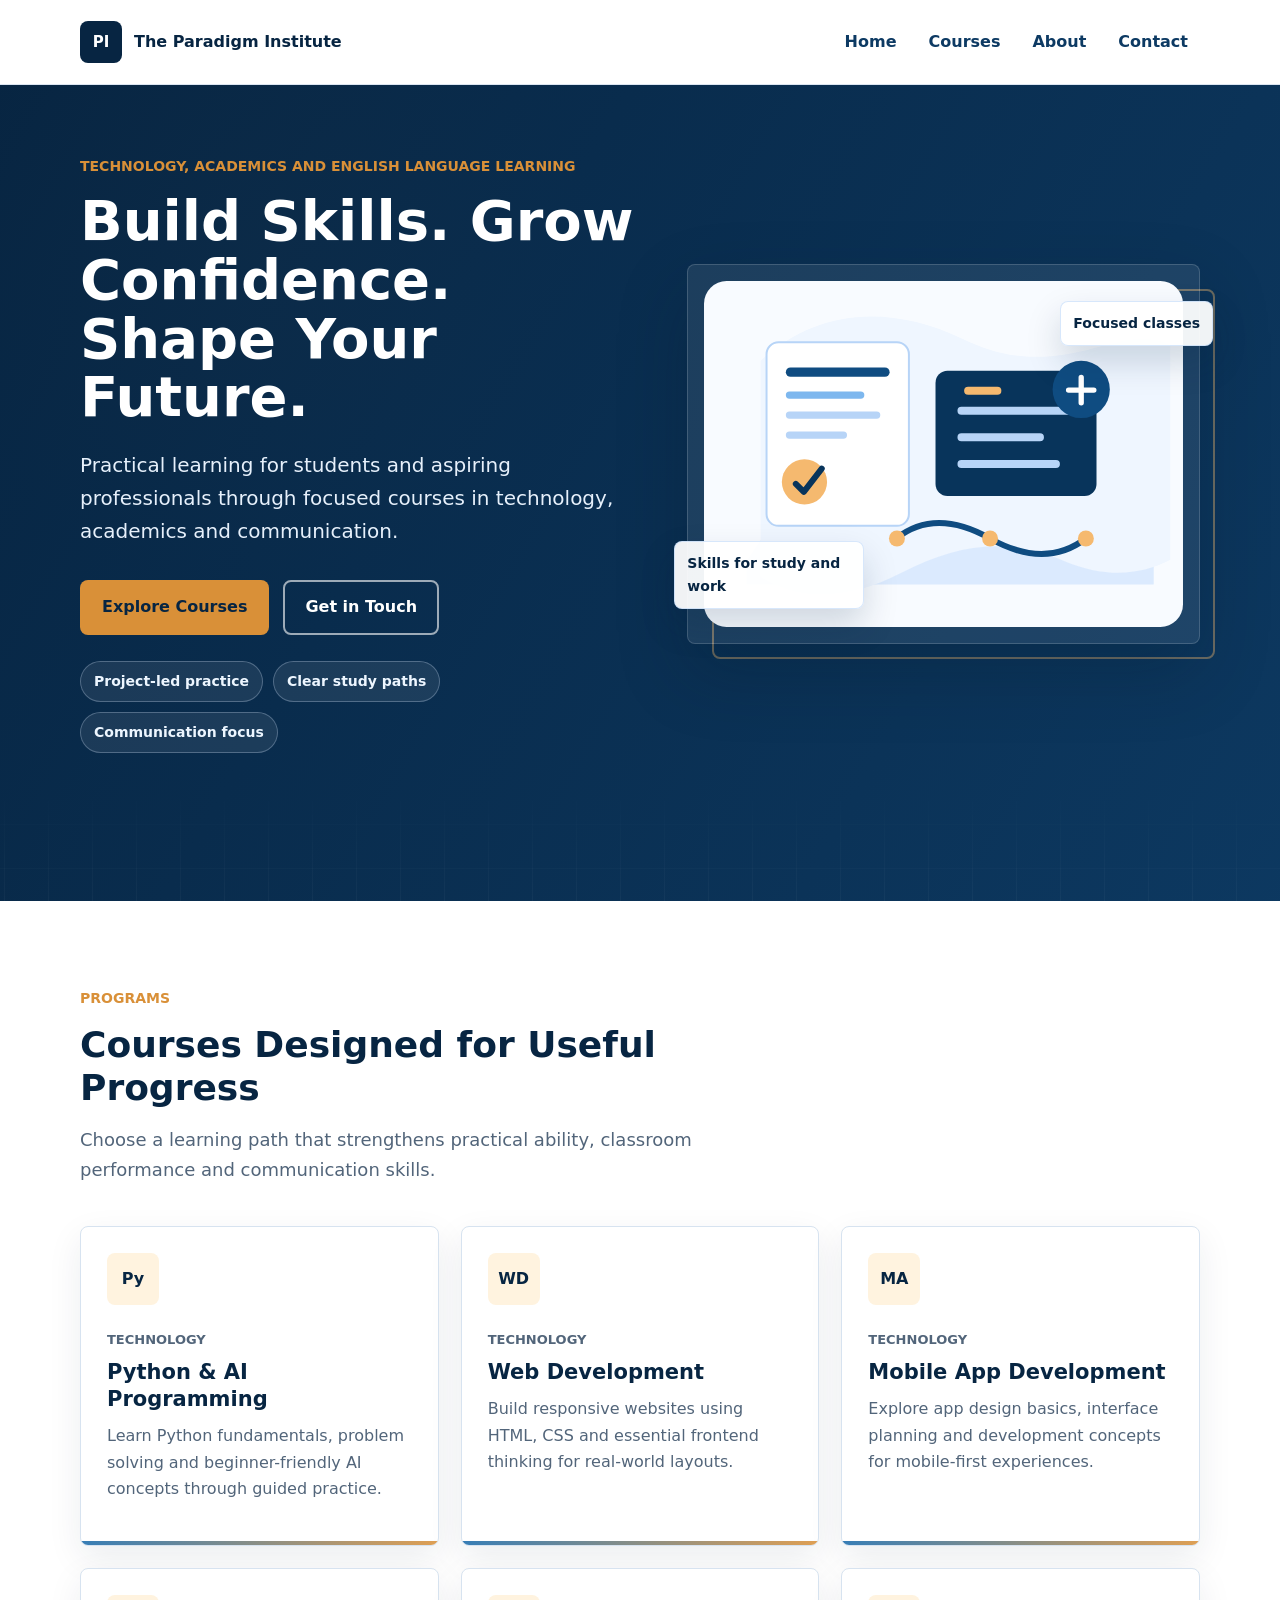
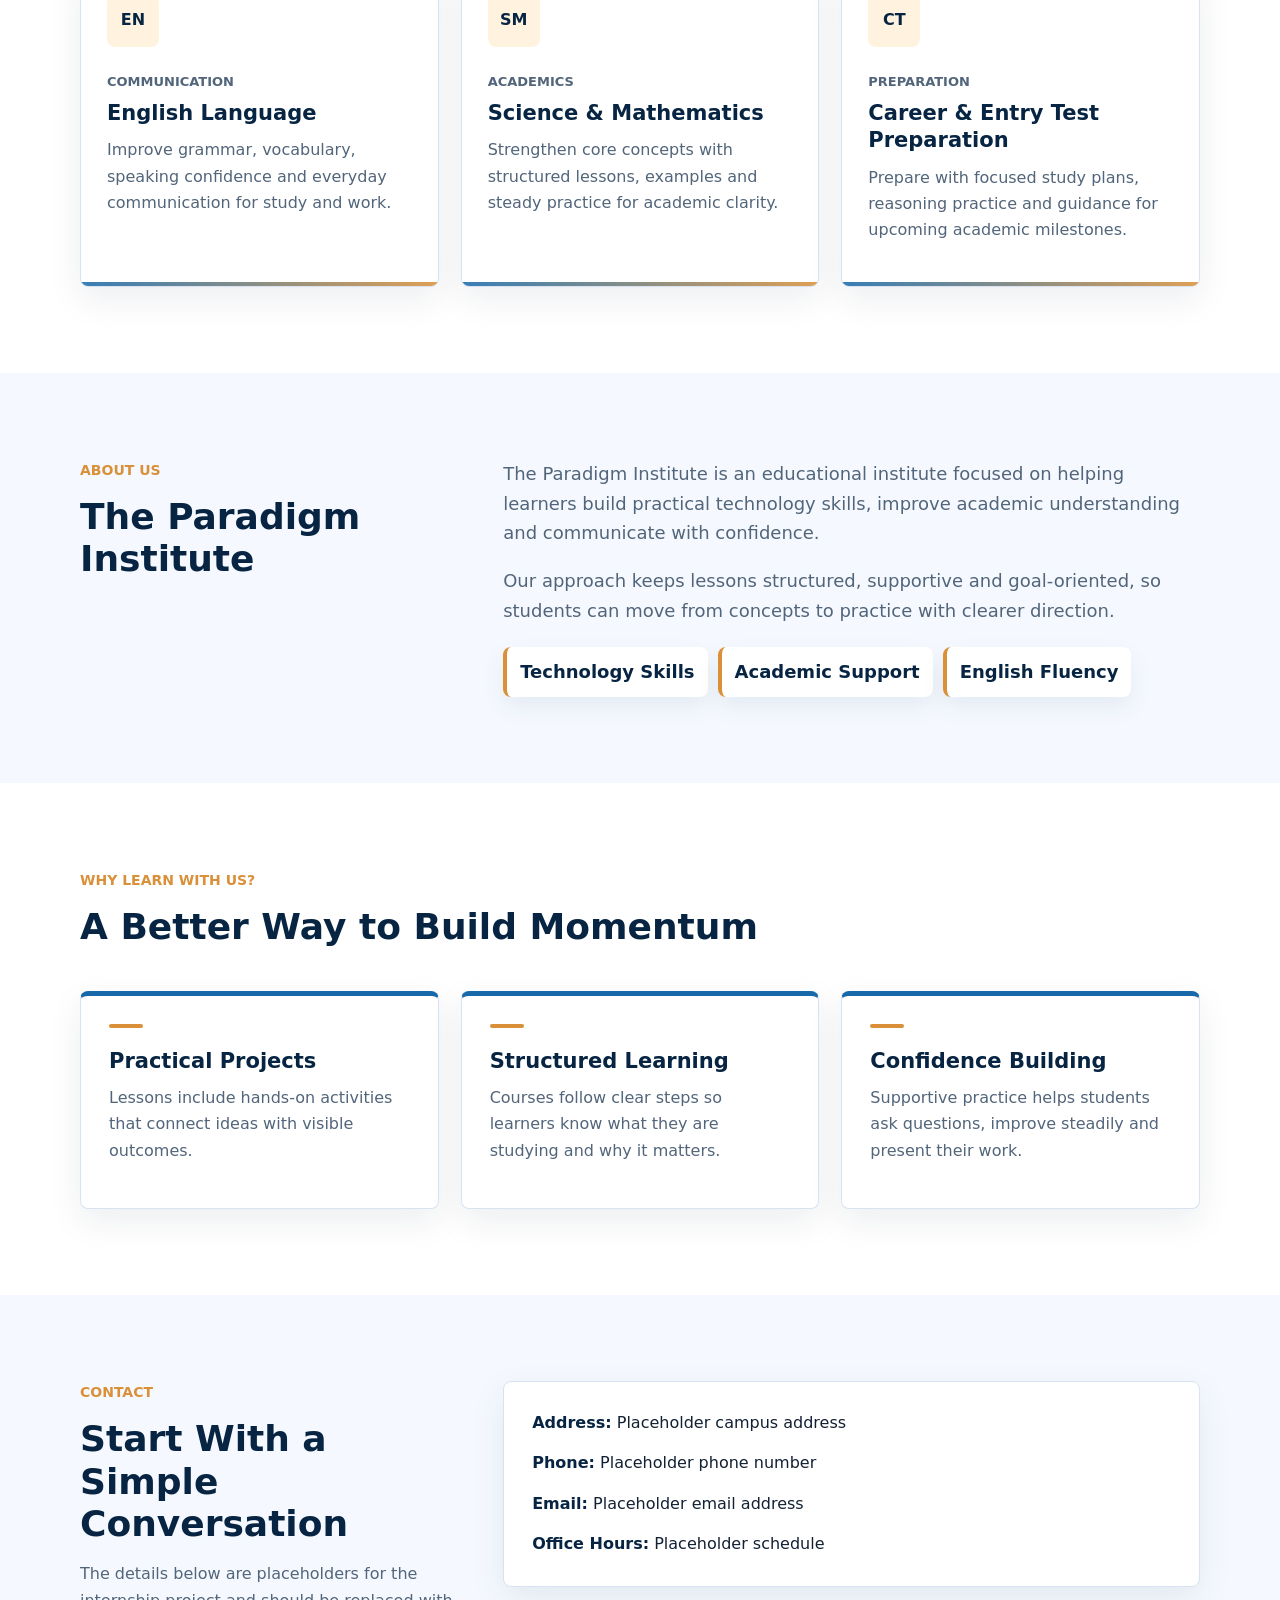
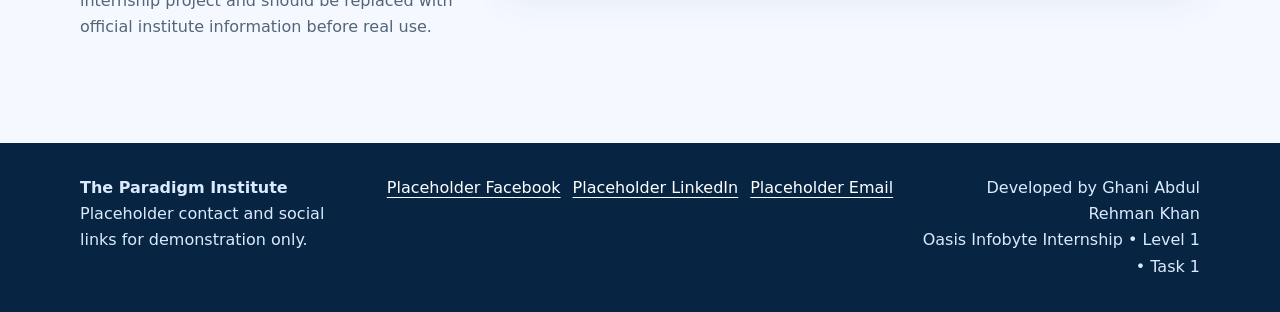
<file: WebDev-L1-LandingPage/index.html>
<!DOCTYPE html>
<html lang="en">
<head>
  <meta charset="UTF-8">
  <meta name="viewport" content="width=device-width, initial-scale=1.0">
  <title>The Paradigm Institute | Landing Page</title>
  <link rel="stylesheet" href="style.css">
</head>
<body>
  <header class="site-header">
    <nav class="nav" aria-label="Primary navigation">
      <a class="brand" href="#home" aria-label="The Paradigm Institute home">
        <span class="brand-mark" aria-hidden="true">PI</span>
        <span>The Paradigm Institute</span>
      </a>
      <ul class="nav-links">
        <li><a href="#home">Home</a></li>
        <li><a href="#courses">Courses</a></li>
        <li><a href="#about">About</a></li>
        <li><a href="#contact">Contact</a></li>
      </ul>
    </nav>
  </header>

  <main>
    <section class="hero section-band" id="home">
      <div class="container hero-grid">
        <div class="hero-copy">
          <p class="eyebrow">Technology, academics and English language learning</p>
          <h1>Build Skills. Grow Confidence. Shape Your Future.</h1>
          <p class="hero-text">Practical learning for students and aspiring professionals through focused courses in technology, academics and communication.</p>
          <div class="hero-actions">
            <a class="button button-primary" href="#courses">Explore Courses</a>
            <a class="button button-secondary" href="#contact">Get in Touch</a>
          </div>
          <div class="hero-highlights" aria-label="Learning highlights">
            <span>Project-led practice</span>
            <span>Clear study paths</span>
            <span>Communication focus</span>
          </div>
        </div>
        <div class="hero-visual" aria-label="Decorative education illustration">
          <img src="assets/learning-pattern.svg" alt="">
          <div class="visual-note visual-note-top">Focused classes</div>
          <div class="visual-note visual-note-bottom">Skills for study and work</div>
        </div>
      </div>
    </section>

    <section class="courses section-pad" id="courses">
      <div class="container">
        <div class="section-heading">
          <p class="eyebrow">Programs</p>
          <h2>Courses Designed for Useful Progress</h2>
          <p>Choose a learning path that strengthens practical ability, classroom performance and communication skills.</p>
        </div>

        <div class="course-grid">
          <article class="course-card">
            <span class="card-icon" aria-hidden="true">Py</span>
            <p class="course-type">Technology</p>
            <h3>Python &amp; AI Programming</h3>
            <p>Learn Python fundamentals, problem solving and beginner-friendly AI concepts through guided practice.</p>
          </article>
          <article class="course-card">
            <span class="card-icon" aria-hidden="true">WD</span>
            <p class="course-type">Technology</p>
            <h3>Web Development</h3>
            <p>Build responsive websites using HTML, CSS and essential frontend thinking for real-world layouts.</p>
          </article>
          <article class="course-card">
            <span class="card-icon" aria-hidden="true">MA</span>
            <p class="course-type">Technology</p>
            <h3>Mobile App Development</h3>
            <p>Explore app design basics, interface planning and development concepts for mobile-first experiences.</p>
          </article>
          <article class="course-card">
            <span class="card-icon" aria-hidden="true">EN</span>
            <p class="course-type">Communication</p>
            <h3>English Language</h3>
            <p>Improve grammar, vocabulary, speaking confidence and everyday communication for study and work.</p>
          </article>
          <article class="course-card">
            <span class="card-icon" aria-hidden="true">SM</span>
            <p class="course-type">Academics</p>
            <h3>Science &amp; Mathematics</h3>
            <p>Strengthen core concepts with structured lessons, examples and steady practice for academic clarity.</p>
          </article>
          <article class="course-card">
            <span class="card-icon" aria-hidden="true">CT</span>
            <p class="course-type">Preparation</p>
            <h3>Career &amp; Entry Test Preparation</h3>
            <p>Prepare with focused study plans, reasoning practice and guidance for upcoming academic milestones.</p>
          </article>
        </div>
      </div>
    </section>

    <section class="about section-pad section-tint" id="about">
      <div class="container about-grid">
        <div>
          <p class="eyebrow">About Us</p>
          <h2>The Paradigm Institute</h2>
        </div>
        <div class="about-copy">
          <p>The Paradigm Institute is an educational institute focused on helping learners build practical technology skills, improve academic understanding and communicate with confidence.</p>
          <p>Our approach keeps lessons structured, supportive and goal-oriented, so students can move from concepts to practice with clearer direction.</p>
          <div class="about-points" aria-label="Institute focus areas">
            <span>Technology Skills</span>
            <span>Academic Support</span>
            <span>English Fluency</span>
          </div>
        </div>
      </div>
    </section>

    <section class="why section-pad" aria-labelledby="why-title">
      <div class="container">
        <div class="section-heading">
          <p class="eyebrow">Why Learn With Us?</p>
          <h2 id="why-title">A Better Way to Build Momentum</h2>
        </div>
        <div class="why-grid">
          <article class="why-item">
            <h3>Practical Projects</h3>
            <p>Lessons include hands-on activities that connect ideas with visible outcomes.</p>
          </article>
          <article class="why-item">
            <h3>Structured Learning</h3>
            <p>Courses follow clear steps so learners know what they are studying and why it matters.</p>
          </article>
          <article class="why-item">
            <h3>Confidence Building</h3>
            <p>Supportive practice helps students ask questions, improve steadily and present their work.</p>
          </article>
        </div>
      </div>
    </section>

    <section class="contact section-pad section-tint" id="contact">
      <div class="container contact-grid">
        <div>
          <p class="eyebrow">Contact</p>
          <h2>Start With a Simple Conversation</h2>
          <p class="contact-intro">The details below are placeholders for the internship project and should be replaced with official institute information before real use.</p>
        </div>
        <address class="contact-card" aria-label="Placeholder contact details">
          <p><strong>Address:</strong> <span>Placeholder campus address</span></p>
          <p><strong>Phone:</strong> <span>Placeholder phone number</span></p>
          <p><strong>Email:</strong> <span>Placeholder email address</span></p>
          <p><strong>Office Hours:</strong> <span>Placeholder schedule</span></p>
        </address>
      </div>
    </section>
  </main>

  <footer class="footer">
    <div class="container footer-grid">
      <div>
        <strong>The Paradigm Institute</strong>
        <p>Placeholder contact and social links for demonstration only.</p>
      </div>
      <ul class="footer-links" aria-label="Placeholder footer links">
        <li><a href="#contact">Placeholder Facebook</a></li>
        <li><a href="#contact">Placeholder LinkedIn</a></li>
        <li><a href="#contact">Placeholder Email</a></li>
      </ul>
      <div class="credits">
        <p>Developed by Ghani Abdul Rehman Khan</p>
        <p>Oasis Infobyte Internship &bull; Level 1 &bull; Task 1</p>
      </div>
    </div>
  </footer>
</body>
</html>
</file>
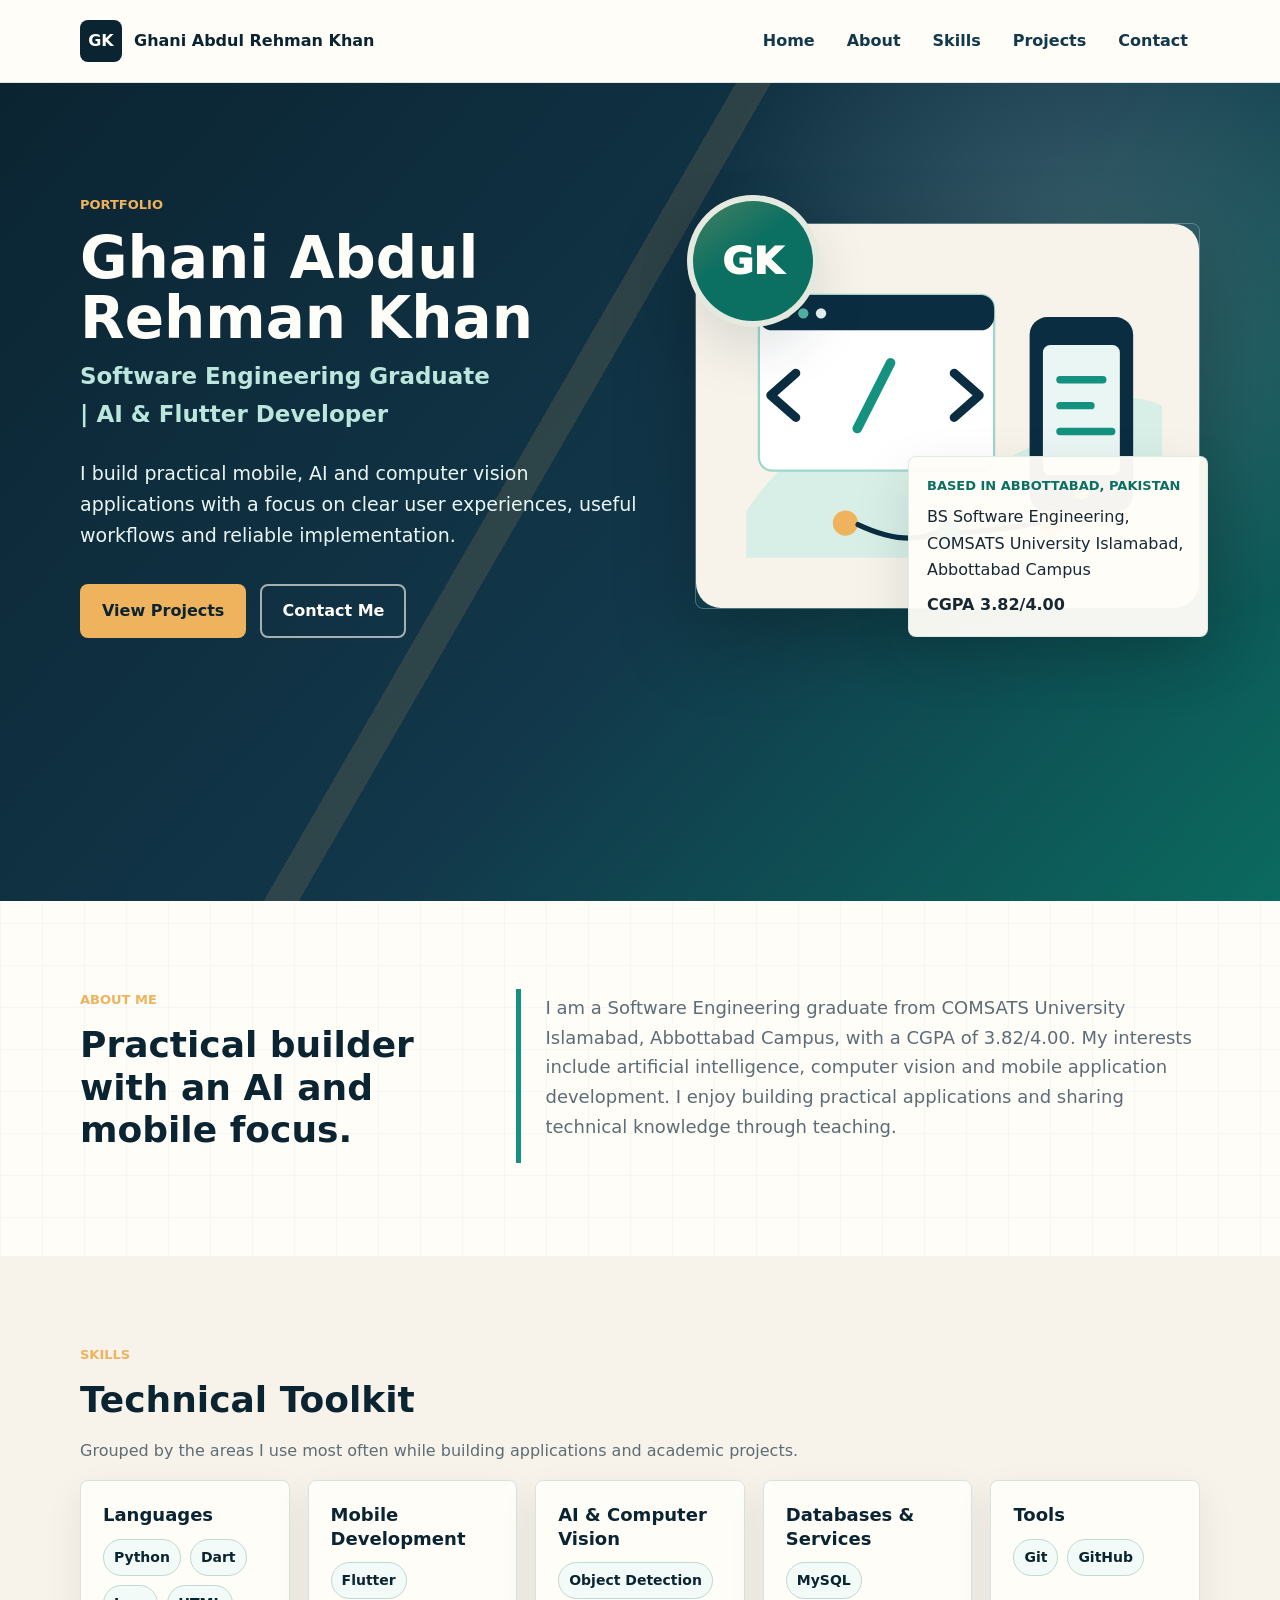
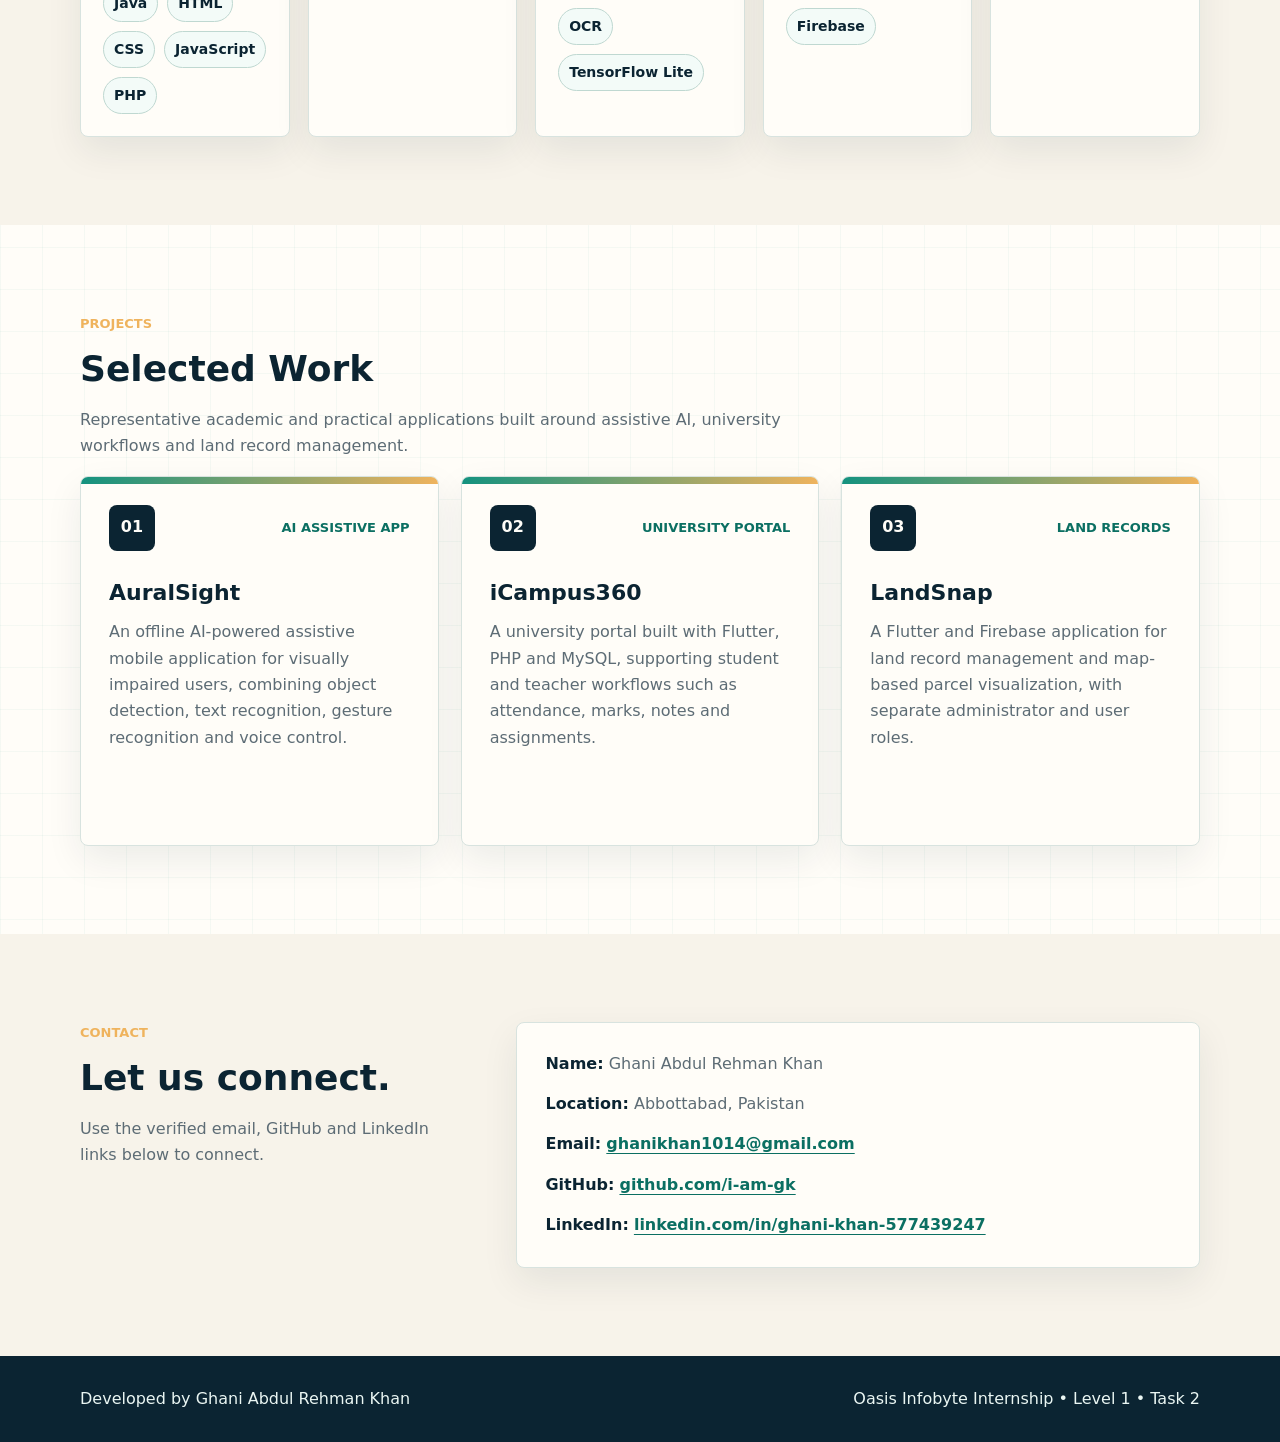
<file: WebDev-L1-PersonalPortfolio/index.html>
<!DOCTYPE html>
<html lang="en">
<head>
  <meta charset="UTF-8">
  <meta name="viewport" content="width=device-width, initial-scale=1.0">
  <title>Ghani Abdul Rehman Khan | Personal Portfolio</title>
  <link rel="stylesheet" href="style.css">
</head>
<body>
  <header class="site-header">
    <nav class="nav" aria-label="Primary navigation">
      <a class="brand" href="#home" aria-label="Ghani Abdul Rehman Khan home">
        <span class="brand-mark" aria-hidden="true">GK</span>
        <span>Ghani Abdul Rehman Khan</span>
      </a>
      <ul class="nav-links">
        <li><a href="#home">Home</a></li>
        <li><a href="#about">About</a></li>
        <li><a href="#skills">Skills</a></li>
        <li><a href="#projects">Projects</a></li>
        <li><a href="#contact">Contact</a></li>
      </ul>
    </nav>
  </header>

  <main>
    <section class="hero" id="home">
      <div class="container hero-grid">
        <div class="hero-copy">
          <p class="eyebrow">Portfolio</p>
          <h1><span>Ghani Abdul</span> <span>Rehman Khan</span></h1>
          <p class="role-title">Software Engineering Graduate <span>| AI &amp; Flutter Developer</span></p>
          <p class="hero-text">I build practical mobile, AI and computer vision applications with a focus on clear user experiences, useful workflows and reliable implementation.</p>
          <div class="hero-actions">
            <a class="button button-primary" href="#projects">View Projects</a>
            <a class="button button-secondary" href="#contact">Contact Me</a>
          </div>
        </div>

        <div class="profile-panel" aria-label="Profile summary">
          <div class="avatar" aria-label="Photo placeholder with initials GK">GK</div>
          <div class="profile-card">
            <p class="profile-label">Based in Abbottabad, Pakistan</p>
            <p>BS Software Engineering, COMSATS University Islamabad, Abbottabad Campus</p>
            <strong>CGPA 3.82/4.00</strong>
          </div>
          <img class="portfolio-art" src="assets/portfolio-mark.svg" alt="">
        </div>
      </div>
    </section>

    <section class="about section-pad" id="about">
      <div class="container split-grid">
        <div class="section-heading">
          <p class="eyebrow">About Me</p>
          <h2>Practical builder with an AI and mobile focus.</h2>
        </div>
        <div class="about-copy">
          <p>I am a Software Engineering graduate from COMSATS University Islamabad, Abbottabad Campus, with a CGPA of 3.82/4.00. My interests include artificial intelligence, computer vision and mobile application development. I enjoy building practical applications and sharing technical knowledge through teaching.</p>
        </div>
      </div>
    </section>

    <section class="skills section-pad section-muted" id="skills">
      <div class="container">
        <div class="section-heading">
          <p class="eyebrow">Skills</p>
          <h2>Technical Toolkit</h2>
          <p>Grouped by the areas I use most often while building applications and academic projects.</p>
        </div>
        <div class="skills-grid" aria-label="Skills grouped by category">
          <article class="skill-card">
            <h3>Languages</h3>
            <ul>
              <li>Python</li>
              <li>Dart</li>
              <li>Java</li>
              <li>HTML</li>
              <li>CSS</li>
              <li>JavaScript</li>
              <li>PHP</li>
            </ul>
          </article>
          <article class="skill-card">
            <h3>Mobile Development</h3>
            <ul>
              <li>Flutter</li>
            </ul>
          </article>
          <article class="skill-card">
            <h3>AI &amp; Computer Vision</h3>
            <ul>
              <li>Object Detection</li>
              <li>OCR</li>
              <li>TensorFlow Lite</li>
            </ul>
          </article>
          <article class="skill-card">
            <h3>Databases &amp; Services</h3>
            <ul>
              <li>MySQL</li>
              <li>Firebase</li>
            </ul>
          </article>
          <article class="skill-card">
            <h3>Tools</h3>
            <ul>
              <li>Git</li>
              <li>GitHub</li>
            </ul>
          </article>
        </div>
      </div>
    </section>

    <section class="projects section-pad" id="projects">
      <div class="container">
        <div class="section-heading">
          <p class="eyebrow">Projects</p>
          <h2>Selected Work</h2>
          <p>Representative academic and practical applications built around assistive AI, university workflows and land record management.</p>
        </div>
        <div class="project-grid">
          <article class="project-card">
            <div class="project-topline">
              <span class="project-code" aria-hidden="true">01</span>
              <p>AI Assistive App</p>
            </div>
            <h3>AuralSight</h3>
            <p>An offline AI-powered assistive mobile application for visually impaired users, combining object detection, text recognition, gesture recognition and voice control.</p>
          </article>
          <article class="project-card">
            <div class="project-topline">
              <span class="project-code" aria-hidden="true">02</span>
              <p>University Portal</p>
            </div>
            <h3>iCampus360</h3>
            <p>A university portal built with Flutter, PHP and MySQL, supporting student and teacher workflows such as attendance, marks, notes and assignments.</p>
          </article>
          <article class="project-card">
            <div class="project-topline">
              <span class="project-code" aria-hidden="true">03</span>
              <p>Land Records</p>
            </div>
            <h3>LandSnap</h3>
            <p>A Flutter and Firebase application for land record management and map-based parcel visualization, with separate administrator and user roles.</p>
          </article>
        </div>
      </div>
    </section>

    <section class="contact section-pad section-muted" id="contact">
      <div class="container contact-grid">
        <div class="section-heading">
          <p class="eyebrow">Contact</p>
          <h2>Let us connect.</h2>
          <p>Use the verified email, GitHub and LinkedIn links below to connect.</p>
        </div>
        <address class="contact-card" aria-label="Contact details">
          <p><strong>Name:</strong> Ghani Abdul Rehman Khan</p>
          <p><strong>Location:</strong> Abbottabad, Pakistan</p>
          <p><strong>Email:</strong> <a href="mailto:ghanikhan1014@gmail.com">ghanikhan1014@gmail.com</a></p>
          <p><strong>GitHub:</strong> <a href="https://github.com/i-am-gk" target="_blank" rel="noopener noreferrer">github.com/i-am-gk</a></p>
          <p><strong>LinkedIn:</strong> <a href="https://www.linkedin.com/in/ghani-khan-577439247" target="_blank" rel="noopener noreferrer">linkedin.com/in/ghani-khan-577439247</a></p>
        </address>
      </div>
    </section>
  </main>

  <footer class="footer">
    <div class="container footer-grid">
      <p>Developed by Ghani Abdul Rehman Khan</p>
      <p>Oasis Infobyte Internship &bull; Level 1 &bull; Task 2</p>
    </div>
  </footer>
</body>
</html>
</file>
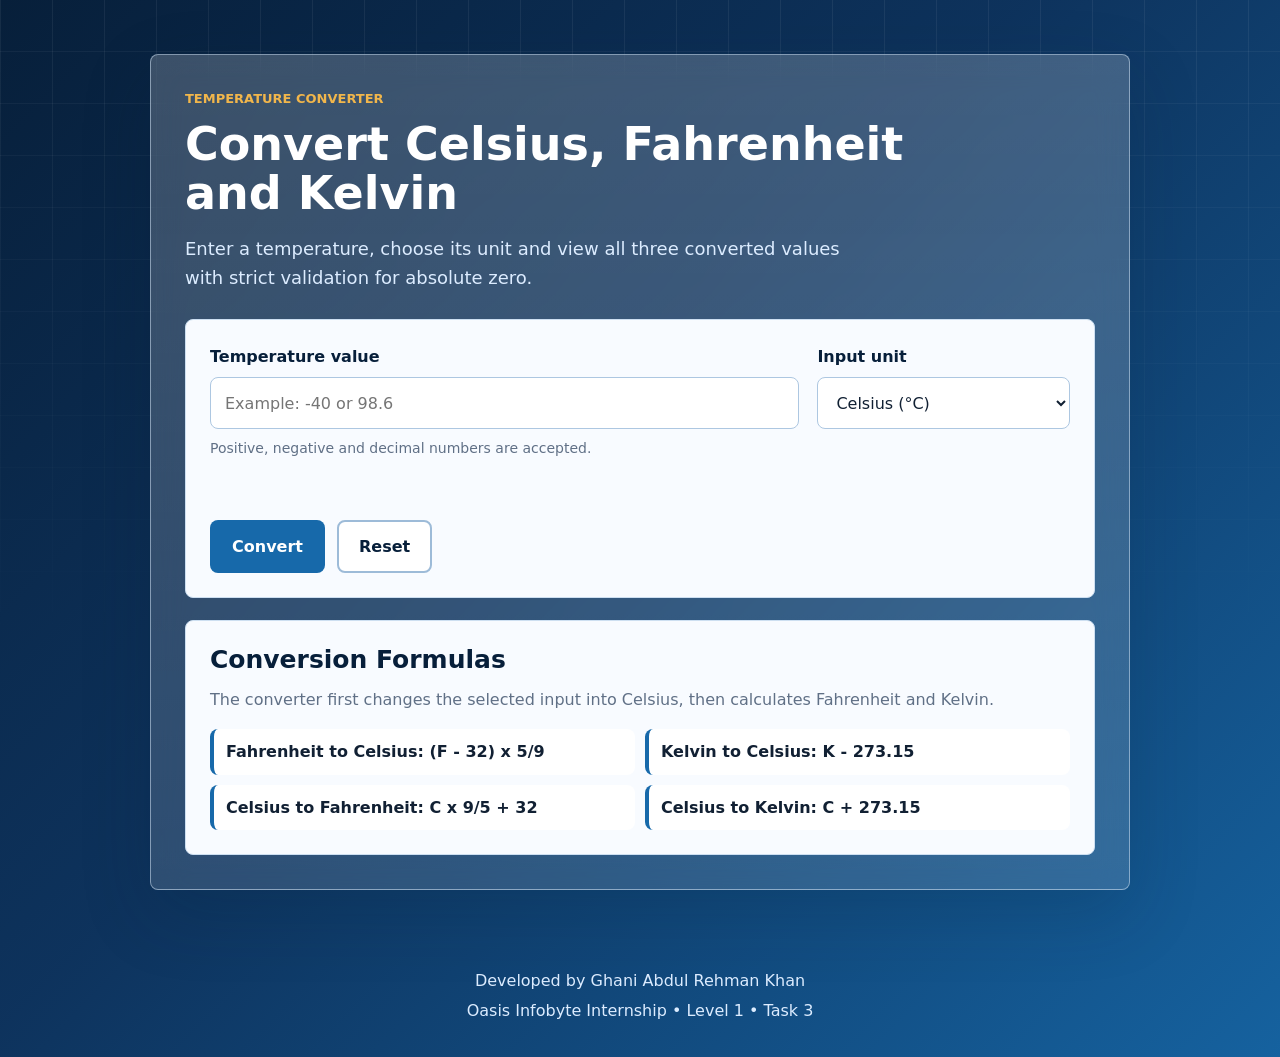
<file: WebDev-L1-TemperatureConverter/index.html>
<!DOCTYPE html>
<html lang="en">
<head>
  <meta charset="UTF-8">
  <meta name="viewport" content="width=device-width, initial-scale=1.0">
  <title>Temperature Converter | Oasis Infobyte Task 3</title>
  <link rel="stylesheet" href="style.css">
</head>
<body>
  <main class="page-shell">
    <section class="converter" aria-labelledby="page-title">
      <div class="intro">
        <p class="eyebrow">Temperature Converter</p>
        <h1 id="page-title"><span>Convert Celsius,</span> <span>Fahrenheit and Kelvin</span></h1>
        <p>Enter a temperature, choose its unit and view all three converted values with strict validation for absolute zero.</p>
      </div>

      <form class="converter-form" id="converter-form" novalidate>
        <div class="field-grid">
          <div class="field">
            <label for="temperature-input">Temperature value</label>
            <input
              id="temperature-input"
              name="temperature"
              type="text"
              inputmode="decimal"
              autocomplete="off"
              placeholder="Example: -40 or 98.6"
              aria-describedby="input-hint error-message"
            >
            <p class="hint" id="input-hint">Positive, negative and decimal numbers are accepted.</p>
          </div>

          <div class="field">
            <label for="unit-select">Input unit</label>
            <select id="unit-select" name="unit">
              <option value="celsius">Celsius (°C)</option>
              <option value="fahrenheit">Fahrenheit (°F)</option>
              <option value="kelvin">Kelvin (K)</option>
            </select>
          </div>
        </div>

        <p class="error-message" id="error-message" role="alert" aria-live="assertive"></p>

        <div class="actions">
          <button class="button button-primary" type="submit">Convert</button>
          <button class="button button-secondary" type="button" id="reset-button">Reset</button>
        </div>
      </form>

      <section class="results" id="results" aria-labelledby="results-title" aria-live="polite" hidden>
        <div class="results-heading">
          <p class="eyebrow">Results</p>
          <h2 id="results-title">Converted Temperatures</h2>
        </div>
        <div class="result-grid">
          <article class="result-card">
            <span class="result-label">Celsius</span>
            <strong id="celsius-result">--</strong>
            <span class="result-unit">°C</span>
          </article>
          <article class="result-card">
            <span class="result-label">Fahrenheit</span>
            <strong id="fahrenheit-result">--</strong>
            <span class="result-unit">°F</span>
          </article>
          <article class="result-card">
            <span class="result-label">Kelvin</span>
            <strong id="kelvin-result">--</strong>
            <span class="result-unit">K</span>
          </article>
        </div>
      </section>

      <section class="formula-panel" aria-labelledby="formula-title">
        <h2 id="formula-title">Conversion Formulas</h2>
        <p>The converter first changes the selected input into Celsius, then calculates Fahrenheit and Kelvin.</p>
        <ul>
          <li>Fahrenheit to Celsius: (F - 32) x 5/9</li>
          <li>Kelvin to Celsius: K - 273.15</li>
          <li>Celsius to Fahrenheit: C x 9/5 + 32</li>
          <li>Celsius to Kelvin: C + 273.15</li>
        </ul>
      </section>
    </section>
  </main>

  <footer class="footer">
    <p>Developed by Ghani Abdul Rehman Khan</p>
    <p>Oasis Infobyte Internship &bull; Level 1 &bull; Task 3</p>
  </footer>

  <script src="script.js"></script>
</body>
</html>
</file>
<file: WebDev-L1-LandingPage/style.css>
:root {
  --navy: #072542;
  --navy-soft: #0d3a63;
  --blue: #1769aa;
  --blue-light: #dbeafe;
  --sky: #f5f9ff;
  --white: #ffffff;
  --ink: #122033;
  --muted: #52657a;
  --line: #d7e3f0;
  --accent: #d99038;
  --accent-soft: #fff3df;
  --shadow: 0 20px 55px rgba(7, 37, 66, 0.12);
  --shadow-strong: 0 28px 70px rgba(4, 23, 42, 0.24);
  --radius: 8px;
  --header-height: 84px;
}

*,
*::before,
*::after {
  box-sizing: border-box;
}

html {
  scroll-behavior: smooth;
}

body {
  margin: 0;
  color: var(--ink);
  font-family: system-ui, -apple-system, BlinkMacSystemFont, "Segoe UI", sans-serif;
  font-size: 16px;
  line-height: 1.65;
  background: var(--white);
  overflow-x: hidden;
}

img {
  display: block;
  max-width: 100%;
}

a {
  color: inherit;
  text-decoration: none;
}

a:focus-visible,
button:focus-visible {
  outline: 3px solid var(--accent);
  outline-offset: 4px;
}

h1,
h2,
h3,
p {
  margin-top: 0;
}

h1 {
  max-width: 860px;
  margin-bottom: 22px;
  color: var(--white);
  font-size: 56px;
  line-height: 1.05;
}

h2 {
  margin-bottom: 16px;
  color: var(--navy);
  font-size: 36px;
  line-height: 1.18;
}

h3 {
  margin-bottom: 10px;
  color: var(--navy);
  font-size: 21px;
  line-height: 1.3;
}

section {
  scroll-margin-top: calc(var(--header-height) + 24px);
}

.container {
  width: min(1120px, calc(100% - 40px));
  margin-inline: auto;
}

.site-header {
  position: sticky;
  top: 0;
  z-index: 10;
  border-bottom: 1px solid rgba(215, 227, 240, 0.9);
  background: rgba(255, 255, 255, 0.96);
  backdrop-filter: blur(14px);
}

.nav {
  width: min(1120px, calc(100% - 40px));
  min-height: var(--header-height);
  margin-inline: auto;
  display: flex;
  align-items: center;
  justify-content: space-between;
  gap: 20px;
  padding-block: 14px;
}

.brand {
  display: inline-flex;
  align-items: center;
  gap: 12px;
  color: var(--navy);
  font-weight: 800;
  line-height: 1.25;
}

.brand-mark {
  display: inline-grid;
  width: 42px;
  height: 42px;
  place-items: center;
  border-radius: 8px;
  color: var(--white);
  background: var(--navy);
  font-size: 15px;
}

.nav-links {
  display: flex;
  flex-wrap: wrap;
  align-items: center;
  justify-content: flex-end;
  gap: 8px;
  margin: 0;
  padding: 0;
  list-style: none;
}

.nav-links a {
  display: inline-flex;
  min-height: 40px;
  align-items: center;
  padding: 8px 12px;
  border-radius: 8px;
  color: var(--navy-soft);
  font-weight: 700;
}

.nav-links a:hover {
  background: var(--blue-light);
  color: var(--navy);
}

.section-band {
  background:
    linear-gradient(120deg, rgba(7, 37, 66, 0.95), rgba(13, 58, 99, 0.92)),
    radial-gradient(circle at 20% 20%, rgba(217, 144, 56, 0.26), transparent 28%),
    var(--navy);
}

.section-pad {
  padding-block: 86px;
}

.section-tint {
  background: var(--sky);
}

.hero {
  min-height: calc(100vh - var(--header-height));
  padding-block: 70px;
  position: relative;
  overflow: hidden;
}

.hero::before {
  content: "";
  position: absolute;
  inset: auto -10% -160px -10%;
  height: 280px;
  background:
    linear-gradient(90deg, rgba(255, 255, 255, 0.1) 1px, transparent 1px),
    linear-gradient(0deg, rgba(255, 255, 255, 0.08) 1px, transparent 1px);
  background-size: 44px 44px;
  mask-image: linear-gradient(to top, rgba(0, 0, 0, 0.8), transparent);
}

.hero > .container {
  position: relative;
  z-index: 1;
}

.hero-grid {
  display: grid;
  grid-template-columns: minmax(0, 1.04fr) minmax(300px, 0.96fr);
  gap: 52px;
  align-items: center;
}

.eyebrow {
  margin-bottom: 14px;
  color: var(--accent);
  font-size: 14px;
  font-weight: 800;
  text-transform: uppercase;
}

.hero-text {
  max-width: 680px;
  margin-bottom: 32px;
  color: #e6f0fb;
  font-size: 20px;
}

.hero-actions {
  display: flex;
  flex-wrap: wrap;
  gap: 14px;
  margin-bottom: 26px;
}

.button {
  display: inline-flex;
  min-height: 48px;
  align-items: center;
  justify-content: center;
  border: 2px solid transparent;
  border-radius: 8px;
  padding: 12px 20px;
  font-weight: 800;
}

.button-primary {
  color: var(--navy);
  background: var(--accent);
}

.button-primary:hover {
  background: #efaa55;
}

.button-secondary {
  color: var(--white);
  border-color: rgba(255, 255, 255, 0.6);
}

.button-secondary:hover {
  background: rgba(255, 255, 255, 0.12);
}

.hero-highlights {
  display: flex;
  flex-wrap: wrap;
  gap: 10px;
  max-width: 650px;
}

.hero-highlights span {
  display: inline-flex;
  align-items: center;
  min-height: 38px;
  border: 1px solid rgba(219, 234, 254, 0.28);
  border-radius: 999px;
  padding: 8px 13px;
  color: #edf6ff;
  background: rgba(255, 255, 255, 0.08);
  font-size: 14px;
  font-weight: 700;
}

.hero-visual {
  position: relative;
  padding: 16px;
  border: 1px solid rgba(255, 255, 255, 0.16);
  border-radius: var(--radius);
  background: rgba(255, 255, 255, 0.08);
  box-shadow: var(--shadow-strong);
}

.hero-visual::before {
  content: "";
  position: absolute;
  inset: 24px -16px -16px 24px;
  z-index: -1;
  border: 2px solid rgba(245, 185, 111, 0.42);
  border-radius: var(--radius);
}

.hero-visual img {
  border-radius: var(--radius);
}

.visual-note {
  position: absolute;
  max-width: 190px;
  border: 1px solid rgba(183, 212, 247, 0.55);
  border-radius: var(--radius);
  padding: 10px 12px;
  color: var(--navy);
  background: rgba(255, 255, 255, 0.94);
  box-shadow: 0 16px 34px rgba(7, 37, 66, 0.17);
  font-size: 14px;
  font-weight: 800;
}

.visual-note-top {
  top: 36px;
  right: -14px;
}

.visual-note-bottom {
  left: -14px;
  bottom: 34px;
}

.section-heading {
  max-width: 720px;
  margin-bottom: 42px;
}

.section-heading p:last-child {
  color: var(--muted);
  font-size: 18px;
}

.course-grid {
  display: grid;
  grid-template-columns: repeat(3, minmax(0, 1fr));
  gap: 22px;
}

.course-card,
.why-item,
.contact-card {
  border: 1px solid var(--line);
  border-radius: var(--radius);
  background: var(--white);
  box-shadow: 0 12px 35px rgba(7, 37, 66, 0.08);
}

.course-card {
  display: flex;
  min-height: 245px;
  flex-direction: column;
  position: relative;
  overflow: hidden;
  padding: 26px;
  transition: transform 160ms ease, box-shadow 160ms ease, border-color 160ms ease;
}

.course-card::after {
  content: "";
  position: absolute;
  inset: auto 0 0;
  height: 4px;
  background: linear-gradient(90deg, var(--blue), var(--accent));
  opacity: 0.86;
}

.course-card:hover {
  transform: translateY(-4px);
  border-color: #a9c7e8;
  box-shadow: 0 18px 45px rgba(7, 37, 66, 0.13);
}

.course-card p,
.why-item p,
.about-copy p,
.contact-intro {
  color: var(--muted);
}

.card-icon {
  display: inline-grid;
  width: 52px;
  height: 52px;
  margin-bottom: 24px;
  place-items: center;
  border-radius: 8px;
  color: var(--navy);
  background: var(--accent-soft);
  font-weight: 900;
}

.course-type {
  margin-bottom: 8px;
  color: var(--blue);
  font-size: 13px;
  font-weight: 900;
  text-transform: uppercase;
}

.about-grid,
.contact-grid {
  display: grid;
  grid-template-columns: minmax(220px, 0.7fr) minmax(0, 1.3fr);
  gap: 48px;
  align-items: start;
}

.about-copy {
  max-width: 740px;
  font-size: 18px;
}

.about-points {
  display: flex;
  flex-wrap: wrap;
  gap: 10px;
  margin-top: 22px;
}

.about-points span {
  border-left: 4px solid var(--accent);
  border-radius: var(--radius);
  padding: 10px 13px;
  color: var(--navy);
  background: var(--white);
  box-shadow: 0 10px 24px rgba(7, 37, 66, 0.07);
  font-weight: 800;
}

.why-grid {
  display: grid;
  grid-template-columns: repeat(3, minmax(0, 1fr));
  gap: 22px;
}

.why-item {
  padding: 28px;
  border-top: 5px solid var(--blue);
  position: relative;
}

.why-item::before {
  content: "";
  display: block;
  width: 34px;
  height: 4px;
  margin-bottom: 20px;
  border-radius: 999px;
  background: var(--accent);
}

.contact-card {
  margin: 0;
  padding: 28px;
  font-style: normal;
}

.contact-card p {
  margin-bottom: 14px;
}

.contact-card p:last-child {
  margin-bottom: 0;
}

.contact-card strong {
  color: var(--navy);
}

.footer {
  padding-block: 32px;
  color: #dbeafe;
  background: var(--navy);
}

.footer-grid {
  display: grid;
  grid-template-columns: minmax(220px, 1fr) auto minmax(240px, 1fr);
  gap: 24px;
  align-items: start;
}

.footer p {
  margin-bottom: 0;
}

.footer-links {
  display: flex;
  flex-wrap: wrap;
  gap: 12px;
  margin: 0;
  padding: 0;
  list-style: none;
}

.footer-links a {
  color: var(--white);
  text-decoration: underline;
  text-underline-offset: 4px;
}

.credits {
  text-align: right;
}

@media (max-width: 900px) {
  :root {
    --header-height: 112px;
  }

  h1 {
    font-size: 44px;
  }

  h2 {
    font-size: 31px;
  }

  .nav {
    align-items: flex-start;
    flex-direction: column;
  }

  .nav-links {
    justify-content: flex-start;
  }

  .hero {
    min-height: auto;
    padding-block: 58px;
  }

  .hero-grid,
  .about-grid,
  .contact-grid {
    grid-template-columns: 1fr;
  }

  .course-grid,
  .why-grid {
    grid-template-columns: repeat(2, minmax(0, 1fr));
  }

  .footer-grid {
    grid-template-columns: 1fr;
  }

  .credits {
    text-align: left;
  }
}

@media (max-width: 620px) {
  :root {
    --header-height: 152px;
  }

  body {
    font-size: 15px;
  }

  .container,
  .nav {
    width: min(100% - 28px, 1120px);
  }

  .nav {
    gap: 12px;
    padding-block: 12px;
  }

  .brand {
    align-items: flex-start;
    font-size: 16px;
  }

  .brand-mark {
    flex: 0 0 auto;
  }

  .nav-links {
    gap: 6px;
  }

  .nav-links a {
    min-height: 36px;
    padding: 6px 9px;
    font-size: 14px;
  }

  .section-pad {
    padding-block: 64px;
  }

  .hero {
    padding-block: 44px 52px;
  }

  .hero-grid {
    gap: 34px;
  }

  h1 {
    font-size: 36px;
  }

  h2 {
    font-size: 28px;
  }

  .hero-text,
  .section-heading p:last-child,
  .about-copy {
    font-size: 16px;
  }

  .button {
    width: 100%;
  }

  .course-grid,
  .why-grid {
    grid-template-columns: 1fr;
  }

  .course-card {
    min-height: 0;
  }

  .hero-visual {
    padding: 10px;
  }

  .hero-visual::before {
    inset: 16px -8px -8px 16px;
  }

  .visual-note {
    position: static;
    max-width: none;
    margin-top: 10px;
  }
}

@media (prefers-reduced-motion: reduce) {
  html {
    scroll-behavior: auto;
  }

  *,
  *::before,
  *::after {
    transition-duration: 0.01ms !important;
    animation-duration: 0.01ms !important;
    animation-iteration-count: 1 !important;
  }

  .course-card:hover {
    transform: none;
  }
}
</file>
<file: WebDev-L1-PersonalPortfolio/style.css>
:root {
  --navy: #0b2432;
  --navy-2: #12384b;
  --teal: #14927f;
  --teal-deep: #0b6f62;
  --mint: #d8efe7;
  --off-white: #f7f3ea;
  --paper: #fffdf8;
  --ink: #172733;
  --muted: #5d6c75;
  --line: #d8e3df;
  --warm: #efb35d;
  --shadow: 0 22px 55px rgba(11, 36, 50, 0.13);
  --radius: 8px;
  --header-height: 82px;
}

*,
*::before,
*::after {
  box-sizing: border-box;
}

html {
  scroll-behavior: smooth;
}

body {
  margin: 0;
  overflow-x: hidden;
  color: var(--ink);
  background:
    linear-gradient(90deg, rgba(20, 146, 127, 0.045) 1px, transparent 1px),
    linear-gradient(0deg, rgba(20, 146, 127, 0.045) 1px, transparent 1px),
    var(--paper);
  background-size: 42px 42px;
  font-family: system-ui, -apple-system, BlinkMacSystemFont, "Segoe UI", sans-serif;
  font-size: 16px;
  line-height: 1.65;
}

img {
  display: block;
  max-width: 100%;
}

a {
  color: inherit;
  text-decoration: none;
}

a:focus-visible {
  outline: 3px solid var(--warm);
  outline-offset: 4px;
}

h1,
h2,
h3,
p {
  margin-top: 0;
}

h1 {
  max-width: 760px;
  margin-bottom: 10px;
  color: var(--paper);
  font-size: 58px;
  line-height: 1.02;
  overflow-wrap: break-word;
}

h1 span {
  display: inline-block;
}

h2 {
  margin-bottom: 16px;
  color: var(--navy);
  font-size: 36px;
  line-height: 1.18;
}

h3 {
  margin-bottom: 12px;
  color: var(--navy);
  font-size: 22px;
  line-height: 1.3;
}

section {
  scroll-margin-top: calc(var(--header-height) + 24px);
}

.container {
  width: min(1120px, calc(100% - 40px));
  margin-inline: auto;
}

.site-header {
  position: sticky;
  top: 0;
  z-index: 20;
  border-bottom: 1px solid rgba(216, 227, 223, 0.86);
  background: rgba(255, 253, 248, 0.96);
  backdrop-filter: blur(14px);
}

.nav {
  display: flex;
  min-height: var(--header-height);
  align-items: center;
  justify-content: space-between;
  gap: 20px;
  width: min(1120px, calc(100% - 40px));
  margin-inline: auto;
  padding-block: 14px;
}

.brand {
  display: inline-flex;
  align-items: center;
  gap: 12px;
  color: var(--navy);
  font-weight: 850;
  line-height: 1.2;
}

.brand-mark {
  display: inline-grid;
  width: 42px;
  height: 42px;
  place-items: center;
  border-radius: var(--radius);
  color: var(--paper);
  background: var(--navy);
  font-weight: 900;
}

.nav-links {
  display: flex;
  flex-wrap: wrap;
  justify-content: flex-end;
  gap: 8px;
  margin: 0;
  padding: 0;
  list-style: none;
}

.nav-links a {
  display: inline-flex;
  min-height: 40px;
  align-items: center;
  border-radius: var(--radius);
  padding: 8px 12px;
  color: var(--navy-2);
  font-weight: 760;
}

.nav-links a:hover {
  color: var(--navy);
  background: var(--mint);
}

.hero {
  position: relative;
  min-height: calc(100vh - var(--header-height));
  overflow: hidden;
  padding-block: 78px;
  color: var(--paper);
  background:
    linear-gradient(132deg, rgba(11, 36, 50, 0.98), rgba(18, 56, 75, 0.96) 55%, rgba(11, 111, 98, 0.94)),
    var(--navy);
}

.hero::before {
  content: "";
  position: absolute;
  inset: 0;
  background:
    linear-gradient(120deg, transparent 0 42%, rgba(239, 179, 93, 0.13) 42% 44%, transparent 44%),
    radial-gradient(circle at 84% 24%, rgba(216, 239, 231, 0.2), transparent 30%);
}

.hero-grid {
  position: relative;
  z-index: 1;
  display: grid;
  grid-template-columns: minmax(0, 1.05fr) minmax(330px, 0.95fr);
  gap: 56px;
  align-items: center;
}

.hero-copy,
.profile-panel {
  min-width: 0;
}

.eyebrow {
  margin-bottom: 14px;
  color: var(--warm);
  font-size: 13px;
  font-weight: 900;
  text-transform: uppercase;
}

.role-title {
  margin-bottom: 24px;
  color: #bce5dc;
  font-size: 23px;
  font-weight: 750;
  overflow-wrap: break-word;
}

.role-title span {
  display: inline-block;
}

.hero-text {
  max-width: 660px;
  margin-bottom: 32px;
  color: #eaf6f3;
  font-size: 19px;
  overflow-wrap: break-word;
}

.hero-actions {
  display: flex;
  flex-wrap: wrap;
  gap: 14px;
}

.button {
  display: inline-flex;
  min-height: 50px;
  align-items: center;
  justify-content: center;
  border: 2px solid transparent;
  border-radius: var(--radius);
  padding: 12px 20px;
  font-weight: 850;
}

.button-primary {
  color: var(--navy);
  background: var(--warm);
}

.button-primary:hover {
  background: #f6c777;
}

.button-secondary {
  color: var(--paper);
  border-color: rgba(247, 243, 234, 0.65);
}

.button-secondary:hover {
  background: rgba(247, 243, 234, 0.12);
}

.profile-panel {
  position: relative;
  min-height: 510px;
  display: grid;
  align-content: center;
}

.portfolio-art {
  width: 100%;
  border: 1px solid rgba(216, 239, 231, 0.3);
  border-radius: var(--radius);
  box-shadow: 0 28px 80px rgba(0, 0, 0, 0.26);
}

.avatar {
  position: absolute;
  top: 34px;
  left: -8px;
  z-index: 2;
  display: grid;
  width: 132px;
  height: 132px;
  place-items: center;
  border: 6px solid rgba(247, 243, 234, 0.92);
  border-radius: 50%;
  color: var(--paper);
  background:
    linear-gradient(145deg, rgba(239, 179, 93, 0.26), transparent 42%),
    var(--teal-deep);
  box-shadow: var(--shadow);
  font-size: 38px;
  font-weight: 950;
}

.profile-card {
  position: absolute;
  right: -8px;
  bottom: 34px;
  z-index: 2;
  max-width: 300px;
  border: 1px solid rgba(216, 227, 223, 0.75);
  border-radius: var(--radius);
  padding: 18px;
  color: var(--ink);
  background: rgba(255, 253, 248, 0.96);
  box-shadow: var(--shadow);
}

.profile-card p {
  margin-bottom: 8px;
}

.profile-label {
  color: var(--teal-deep);
  font-size: 13px;
  font-weight: 900;
  text-transform: uppercase;
}

.section-pad {
  padding-block: 88px;
}

.section-muted {
  background: var(--off-white);
}

.split-grid,
.contact-grid {
  display: grid;
  grid-template-columns: minmax(240px, 0.72fr) minmax(0, 1.28fr);
  gap: 52px;
  align-items: start;
}

.section-heading {
  max-width: 720px;
}

.section-heading p:last-child,
.about-copy,
.project-card p,
.contact-card p {
  color: var(--muted);
}

.about-copy {
  max-width: 780px;
  border-left: 5px solid var(--teal);
  padding: 4px 0 4px 24px;
  font-size: 18px;
}

.skills-grid {
  display: grid;
  grid-template-columns: repeat(5, minmax(0, 1fr));
  gap: 18px;
}

.skill-card,
.project-card,
.contact-card {
  border: 1px solid var(--line);
  border-radius: var(--radius);
  background: var(--paper);
  box-shadow: 0 14px 36px rgba(11, 36, 50, 0.08);
}

.skill-card {
  padding: 22px;
}

.skill-card h3 {
  font-size: 18px;
}

.skill-card ul {
  display: flex;
  flex-wrap: wrap;
  gap: 9px;
  margin: 0;
  padding: 0;
  list-style: none;
}

.skill-card li {
  border: 1px solid #bfd8d1;
  border-radius: 999px;
  padding: 6px 10px;
  color: var(--navy);
  background: #f3fbf8;
  font-size: 14px;
  font-weight: 750;
}

.project-grid {
  display: grid;
  grid-template-columns: repeat(3, minmax(0, 1fr));
  gap: 22px;
}

.project-card {
  position: relative;
  display: flex;
  min-height: 370px;
  flex-direction: column;
  overflow: hidden;
  padding: 28px;
}

.project-card::before {
  content: "";
  position: absolute;
  inset: 0 0 auto;
  height: 7px;
  background: linear-gradient(90deg, var(--teal), var(--warm));
}

.project-topline {
  display: flex;
  align-items: center;
  justify-content: space-between;
  gap: 16px;
  margin-bottom: 28px;
}

.project-topline p {
  margin-bottom: 0;
  color: var(--teal-deep);
  font-size: 13px;
  font-weight: 900;
  text-transform: uppercase;
}

.project-code {
  display: inline-grid;
  width: 46px;
  height: 46px;
  place-items: center;
  border-radius: var(--radius);
  color: var(--paper);
  background: var(--navy);
  font-weight: 900;
}

.contact-card {
  margin: 0;
  padding: 28px;
  font-style: normal;
}

.contact-card a {
  color: var(--teal-deep);
  font-weight: 850;
  text-decoration: underline;
  text-underline-offset: 4px;
}

.contact-card p {
  margin-bottom: 14px;
}

.contact-card p:last-child {
  margin-bottom: 0;
}

.contact-card strong {
  color: var(--navy);
}

.footer {
  padding-block: 30px;
  color: #eaf6f3;
  background: var(--navy);
}

.footer-grid {
  display: flex;
  flex-wrap: wrap;
  justify-content: space-between;
  gap: 14px 28px;
}

.footer p {
  margin-bottom: 0;
}

@media (max-width: 980px) {
  :root {
    --header-height: 118px;
  }

  h1 {
    font-size: 46px;
  }

  h2 {
    font-size: 31px;
  }

  .nav {
    align-items: flex-start;
    flex-direction: column;
  }

  .nav-links {
    justify-content: flex-start;
  }

  .hero {
    min-height: auto;
    padding-block: 64px;
  }

  .hero-grid,
  .split-grid,
  .contact-grid {
    grid-template-columns: 1fr;
  }

  .profile-panel {
    min-height: 0;
  }

  .skills-grid {
    grid-template-columns: repeat(2, minmax(0, 1fr));
  }

  .project-grid {
    grid-template-columns: 1fr;
  }

  .project-card {
    min-height: 0;
  }
}

@media (max-width: 620px) {
  :root {
    --header-height: 160px;
  }

  body {
    font-size: 15px;
  }

  .container,
  .nav {
    width: min(1120px, calc(100% - 28px));
  }

  .brand {
    align-items: flex-start;
    font-size: 15px;
  }

  .brand-mark {
    flex: 0 0 auto;
  }

  .nav-links {
    gap: 6px;
  }

  .nav-links a {
    min-height: 36px;
    padding: 6px 9px;
    font-size: 14px;
  }

  h1 {
    font-size: 32px;
    line-height: 1.08;
  }

  h1 span,
  .role-title span {
    display: block;
  }

  h2 {
    font-size: 28px;
  }

  .role-title {
    font-size: 17px;
    line-height: 1.45;
  }

  .hero-text,
  .about-copy {
    font-size: 16px;
  }

  .hero-text {
    max-width: 30ch;
    overflow-wrap: anywhere;
  }

  .hero-actions,
  .footer-grid {
    flex-direction: column;
  }

  .hero-copy,
  .hero-actions {
    width: 100%;
    max-width: 100%;
  }

  .container.hero-grid {
    width: min(1120px, calc(100% - 28px));
  }

  .button {
    width: 100%;
    max-width: 320px;
  }

  .section-pad {
    padding-block: 64px;
  }

  .skills-grid {
    grid-template-columns: 1fr;
  }

  .avatar,
  .profile-card {
    position: static;
  }

  .profile-panel {
    gap: 14px;
    overflow: hidden;
  }

  .avatar {
    width: 112px;
    height: 112px;
    border-width: 5px;
    font-size: 32px;
  }

  .portfolio-art {
    order: -1;
    width: 100%;
    max-width: 320px;
  }

  .profile-card {
    max-width: none;
  }

  .about-copy {
    padding-left: 18px;
  }
}

@media (prefers-reduced-motion: reduce) {
  html {
    scroll-behavior: auto;
  }

  *,
  *::before,
  *::after {
    transition-duration: 0.01ms !important;
    animation-duration: 0.01ms !important;
    animation-iteration-count: 1 !important;
  }
}
</file>
<file: WebDev-L1-TemperatureConverter/style.css>
:root {
  --navy: #071f3a;
  --navy-soft: #0e345f;
  --blue: #1769aa;
  --blue-bright: #2d8ddd;
  --ice: #e9f4ff;
  --white: #ffffff;
  --paper: #f8fbff;
  --ink: #112033;
  --muted: #607086;
  --line: #cddff1;
  --danger: #b42318;
  --danger-soft: #fff1f0;
  --accent: #f1b64b;
  --shadow: 0 24px 70px rgba(7, 31, 58, 0.18);
  --radius: 8px;
}

*,
*::before,
*::after {
  box-sizing: border-box;
}

html {
  scroll-behavior: smooth;
}

body {
  min-height: 100vh;
  margin: 0;
  overflow-x: hidden;
  color: var(--ink);
  background:
    linear-gradient(135deg, rgba(7, 31, 58, 0.96), rgba(14, 52, 95, 0.94) 44%, rgba(23, 105, 170, 0.9)),
    var(--navy);
  font-family: system-ui, -apple-system, BlinkMacSystemFont, "Segoe UI", sans-serif;
  font-size: 16px;
  line-height: 1.6;
}

body::before {
  content: "";
  position: fixed;
  inset: 0;
  pointer-events: none;
  background:
    linear-gradient(90deg, rgba(255, 255, 255, 0.07) 1px, transparent 1px),
    linear-gradient(0deg, rgba(255, 255, 255, 0.055) 1px, transparent 1px);
  background-size: 52px 52px;
  mask-image: linear-gradient(to bottom, rgba(0, 0, 0, 0.9), transparent 75%);
}

button,
input,
select {
  font: inherit;
}

button {
  cursor: pointer;
}

a:focus-visible,
button:focus-visible,
input:focus-visible,
select:focus-visible {
  outline: 3px solid var(--accent);
  outline-offset: 4px;
}

h1,
h2,
p {
  margin-top: 0;
}

h1 {
  margin-bottom: 16px;
  color: var(--white);
  font-size: 46px;
  line-height: 1.08;
  overflow-wrap: anywhere;
}

h1 span {
  display: inline;
}

h2 {
  margin-bottom: 12px;
  color: var(--navy);
  font-size: 25px;
  line-height: 1.2;
}

.page-shell {
  width: 100%;
  min-height: calc(100vh - 114px);
  display: grid;
  place-items: center;
  padding: 54px 20px;
}

.converter {
  width: 100%;
  max-width: 980px;
  min-width: 0;
  border: 1px solid rgba(205, 223, 241, 0.55);
  border-radius: var(--radius);
  padding: 34px;
  background:
    linear-gradient(180deg, rgba(255, 255, 255, 0.14), rgba(255, 255, 255, 0.06)),
    rgba(255, 255, 255, 0.08);
  box-shadow: var(--shadow);
  backdrop-filter: blur(16px);
}

.intro {
  max-width: 760px;
  min-width: 0;
  margin-bottom: 26px;
}

.intro p:last-child {
  max-width: 680px;
  margin-bottom: 0;
  color: #dcecff;
  font-size: 18px;
  overflow-wrap: anywhere;
}

.eyebrow {
  margin-bottom: 10px;
  color: var(--accent);
  font-size: 13px;
  font-weight: 900;
  text-transform: uppercase;
}

.converter-form,
.results,
.formula-panel {
  border: 1px solid var(--line);
  border-radius: var(--radius);
  background: var(--paper);
}

.converter-form {
  padding: 24px;
}

.field-grid {
  display: grid;
  grid-template-columns: minmax(0, 1.4fr) minmax(220px, 0.6fr);
  gap: 18px;
}

.field {
  min-width: 0;
}

.field label {
  display: block;
  margin-bottom: 8px;
  color: var(--navy);
  font-weight: 850;
}

.field input,
.field select {
  width: 100%;
  min-height: 52px;
  border: 1px solid #adc7e1;
  border-radius: var(--radius);
  padding: 12px 14px;
  color: var(--ink);
  background: var(--white);
}

.field input[aria-invalid="true"] {
  border-color: var(--danger);
  background: var(--danger-soft);
}

.hint {
  margin: 8px 0 0;
  color: var(--muted);
  font-size: 14px;
  overflow-wrap: anywhere;
}

.error-message {
  min-height: 28px;
  margin: 14px 0 0;
  color: var(--danger);
  font-weight: 800;
}

.error-message:empty {
  display: block;
}

.actions {
  display: flex;
  flex-wrap: wrap;
  gap: 12px;
  margin-top: 18px;
}

.button {
  min-height: 50px;
  border: 2px solid transparent;
  border-radius: var(--radius);
  padding: 12px 20px;
  font-weight: 900;
}

.button-primary {
  color: var(--white);
  background: var(--blue);
}

.button-primary:hover {
  background: var(--blue-bright);
}

.button-secondary {
  color: var(--navy);
  border-color: #9dbbd8;
  background: var(--white);
}

.button-secondary:hover {
  background: var(--ice);
}

.results {
  margin-top: 22px;
  padding: 24px;
}

.results[hidden] {
  display: none;
}

.results-heading {
  margin-bottom: 18px;
}

.result-grid {
  display: grid;
  grid-template-columns: repeat(3, minmax(0, 1fr));
  gap: 16px;
}

.result-card {
  min-height: 150px;
  display: flex;
  flex-direction: column;
  justify-content: space-between;
  border: 1px solid #b7d3ef;
  border-radius: var(--radius);
  padding: 18px;
  background:
    linear-gradient(145deg, rgba(233, 244, 255, 0.9), rgba(255, 255, 255, 0.98));
}

.result-label {
  color: var(--muted);
  font-size: 14px;
  font-weight: 850;
  text-transform: uppercase;
}

.result-card strong {
  color: var(--navy);
  font-size: 34px;
  line-height: 1;
  overflow-wrap: anywhere;
}

.result-unit {
  color: var(--blue);
  font-weight: 900;
}

.formula-panel {
  margin-top: 22px;
  padding: 24px;
}

.formula-panel p {
  color: var(--muted);
  overflow-wrap: anywhere;
}

.formula-panel ul {
  display: grid;
  grid-template-columns: repeat(2, minmax(0, 1fr));
  gap: 10px;
  margin: 0;
  padding: 0;
  list-style: none;
}

.formula-panel li {
  border-left: 4px solid var(--blue);
  border-radius: var(--radius);
  padding: 10px 12px;
  background: var(--white);
  color: var(--ink);
  font-weight: 700;
  overflow-wrap: anywhere;
}

.footer {
  padding: 24px 20px 34px;
  color: #dcecff;
  text-align: center;
}

.footer p {
  margin-bottom: 4px;
}

.footer p:last-child {
  margin-bottom: 0;
}

@media (max-width: 760px) {
  h1 {
    font-size: 36px;
  }

  .converter {
    padding: 22px;
  }

  .field-grid,
  .result-grid,
  .formula-panel ul {
    grid-template-columns: 1fr;
  }
}

@media (max-width: 480px) {
  .page-shell {
    padding: 28px 14px;
  }

  .converter {
    padding: 16px;
  }

  h1 {
    font-size: 28px;
  }

  h1 span {
    display: block;
  }

  h2 {
    font-size: 22px;
  }

  .intro p:last-child {
    font-size: 16px;
  }

  .converter-form,
  .results,
  .formula-panel {
    padding: 18px;
  }

  .actions {
    flex-direction: column;
  }

  .button {
    width: 100%;
  }
}

@media (prefers-reduced-motion: reduce) {
  html {
    scroll-behavior: auto;
  }

  *,
  *::before,
  *::after {
    transition-duration: 0.01ms !important;
    animation-duration: 0.01ms !important;
    animation-iteration-count: 1 !important;
  }
}
</file>
